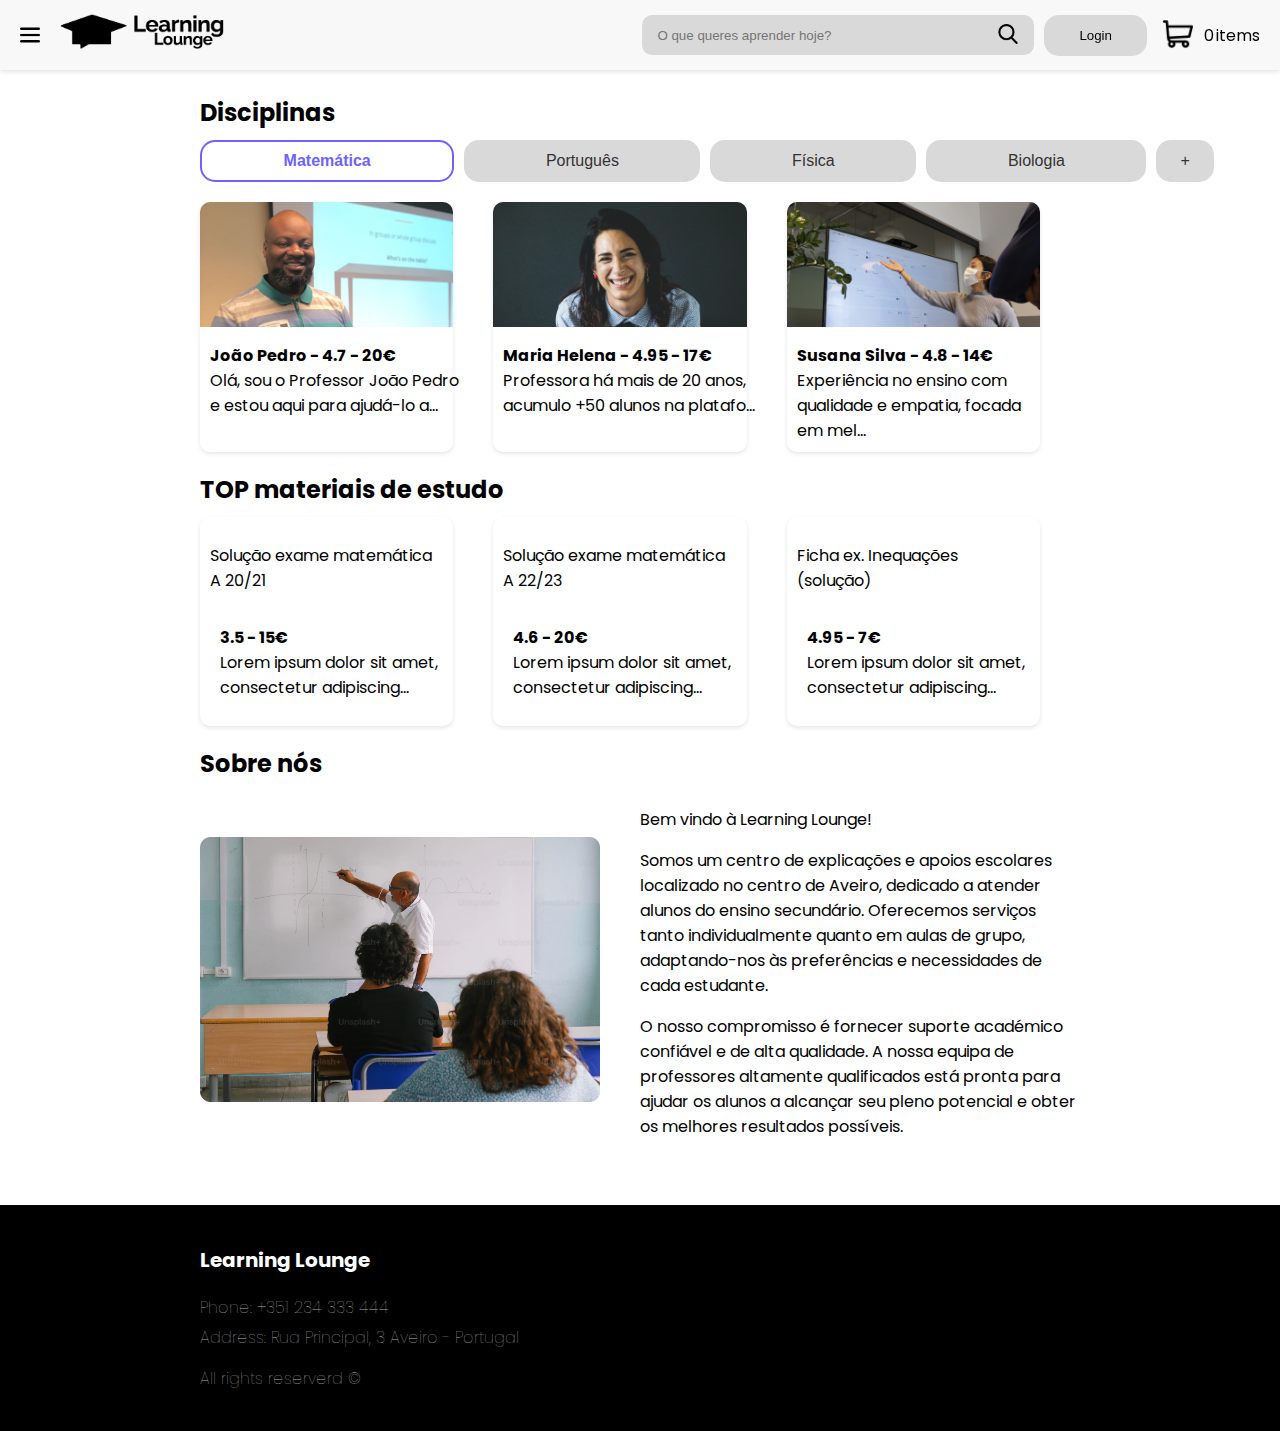
<file: index.html>
<!DOCTYPE html>
<html>
<head>
  <link rel="stylesheet" type="text/css" href="css/style.css">
</head>
<body>
  <nav class="navbar">
    <div class="navbar-toggle" onclick="searchNoIndex('page/explicador.html')"></div>
    <a class="navbar-brand" href="index.html"><img src="images/icons/logo.png" alt=""></a>
    <div class="search-form">
      <input id="searchInput" class="search-bar" type="text" placeholder="O que queres aprender hoje?">
      <button class="search-button" onclick="searchNoIndex('page/searchResults.html')"><img src="./images/icons/search.png" alt=""></button>
    </div>
    <button class="username-button">Login</button>
    <button class="cart-button" onclick="navigateToNewScreen('page/cart.html')" style="background-color: #f8f8f8;"><img src="./images/icons/shopping-cart.png" alt=""></button>
    <p id="nItems" style="margin-left: 5px;">0</p>
    <p style="margin-left: 2px;">items</p>
  </nav>

  <div class="content">
    <h2 class="section-title">Disciplinas</h2>
    <div class="segmented-control">
      <button class="segmented-control-item selected" onclick="toggleSelected(this)">Matemática</button>
      <button class="segmented-control-item" onclick="toggleSelected(this)">Português</button>
      <button class="segmented-control-item" onclick="toggleSelected(this)">Física</button>
      <button class="segmented-control-item" onclick="toggleSelected(this)">Biologia</button>
      <button class="segmented-control-item" id="item-plus"onclick="toggleSelected(this)">+</button>
    </div>

    <div class="item-list" id="professoreList">
        
      </div>

      <div class="item-section">
        <h2 class="section-title">TOP materiais de estudo</h2>
        <div class="item-list" id="materiaisList">
          <div class="item2">
            <p class="item-title">Exame 20/21 resolvido</p>
            <p class="item-content">Item Text Item Text Item Text Item Text Item Text Item</p>
          </div>
          <div class="item2">
            <p class="item-title">Exame 20/21 resolvido</p>
            <p class="item-content">Item Text Item Text Item Text Item Text Item Text Item</p>
          </div>
          <div class="item2">
            <p class="item-title">Exame 20/21 resolvido</p>
            <p class="item-content">Item Text Item Text Item Text Item Text Item Text Item</p>
          </div>
        </div>
      </div>

      <div class="section">
        <h2 class="section-title">Sobre nós</h2>
        <div class="about-us">
          <div class="about-us-image">
            <img src="images/teacher.png" alt="About Us Image">
          </div>
          <div class="about-us-text">
            <p>Bem vindo à Learning Lounge!</p>
            <p>Somos um centro de explicações e apoios escolares localizado no centro de Aveiro, dedicado a atender alunos do ensino secundário. Oferecemos serviços tanto individualmente quanto em aulas de grupo, adaptando-nos às preferências e necessidades de cada estudante.</p>
            <p>O nosso compromisso é fornecer suporte académico confiável e de alta qualidade. A nossa equipa de professores altamente qualificados está pronta para ajudar os alunos a alcançar seu pleno potencial e obter os melhores resultados possíveis.</p>  
          </div>
        </div>
      </div>
  </div>

  <footer>
    <div class="footer-content">
      <div class="footer-section">
        <h3 class="company-name">Learning Lounge</h3>
      </div>
      <div class="footer-section">
        <p class="phone-number">Phone: +351 234 333 444</p>
        <p class="address">Address: Rua Principal, 3 Aveiro - Portugal</p>
        <p>All rights reserverd ©</p>
      </div>
    </div>
  </footer>
  <!-- Your page content goes here -->

    <script src="js/data.js"></script>
    <script src="js/script.js"></script>
    <script src="js/index.js"></script>
</body>
</html>
</file>
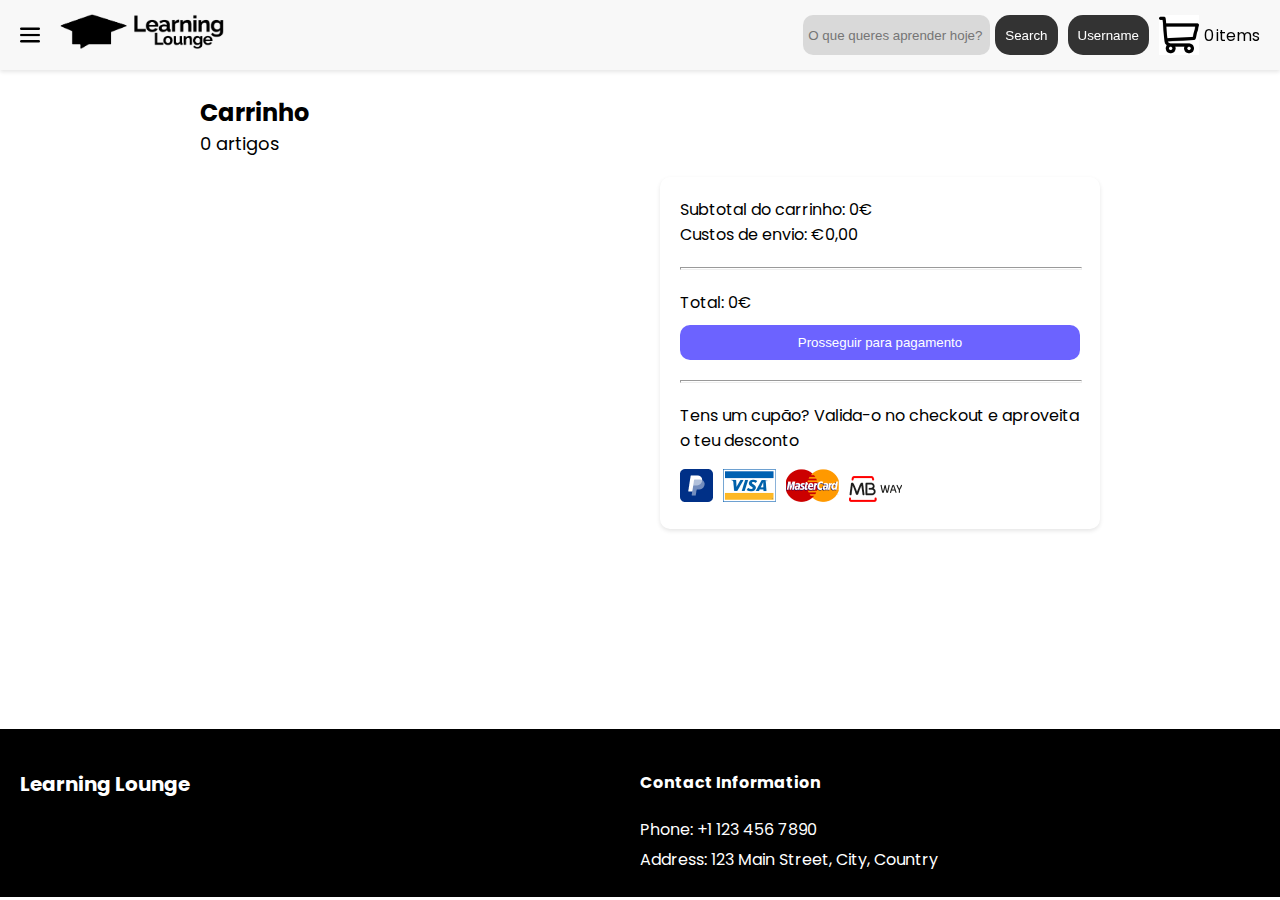
<file: cart.html>
<!DOCTYPE html>
<html>
<head>
  <link rel="stylesheet" type="text/css" href="style.css">
</head>
<body>
  <nav class="navbar">
    <div class="navbar-toggle"></div>
    <a class="navbar-brand" href="index.html"><img src="./icons/logo.png" alt=""></a>
    <div class="search-form">
      <input id="searchInput" class="search-bar" type="text" placeholder="O que queres aprender hoje?" oninput="search()">
      <button class="search-button" onclick="navigateToNewScreen('searchResults.html')">Search</button>
    </div>
    <button class="username-button">Username</button>
    <button class="cart-button" onclick="navigateToNewScreen('cart.html')" style="background-color: white;"></button>
    <p id="nItems" style="margin-left: 5px;">0</p>
    <p style="margin-left: 2px;">items</p>
  </nav>

  <div class="content">
    <h2 class="section-title" style="margin: 0;">Carrinho</h2>
    <h2 class="section-subTitle" style="margin: 0;" id="nArtigos">2 artigos</h2>

    <div class="section">
        <div class="about-us">
          <div class="about-us-image">
            <div class="item-list-material" id="itemList">
                
            </div>
          </div>
            <div class="about-us-text">
                <div class="info-section">
                    <p style="margin: 0;" id="subtotal">Subtotal carrinho: €35,00</p>
                    <p style="margin: 0;">Custos de envio: €0,00</p>
                    <hr style="color: black; height: 1px; width: 100%; margin: 20px auto;">
                    <p style="margin: 0;" id="total">Total: €35,00</p>
                    <button class="custom-button">Prosseguir para pagamento</button>
                    <hr style="color: black; height: 1px; width: 100%; margin: 20px auto;">
                    <p>Tens um cupão? Valida-o no checkout e aproveita o teu desconto</p>
                    <img src="icons/payments.png">
                </div>
            </div>
        </div>
      </div>
  </div>

  <footer>
    <div class="footer-content">
      <div class="footer-section">
        <h3 class="company-name">Learning Lounge</h3>
      </div>
      <div class="footer-section">
        <h4>Contact Information</h4>
        <p class="phone-number">Phone: +1 123 456 7890</p>
        <p class="address">Address: 123 Main Street, City, Country</p>
      </div>
    </div>
  </footer>
  <!-- Your page content goes here -->

    <script src="script.js"></script>
    <script src="payment.js"></script>
</body>
</html>
</file>
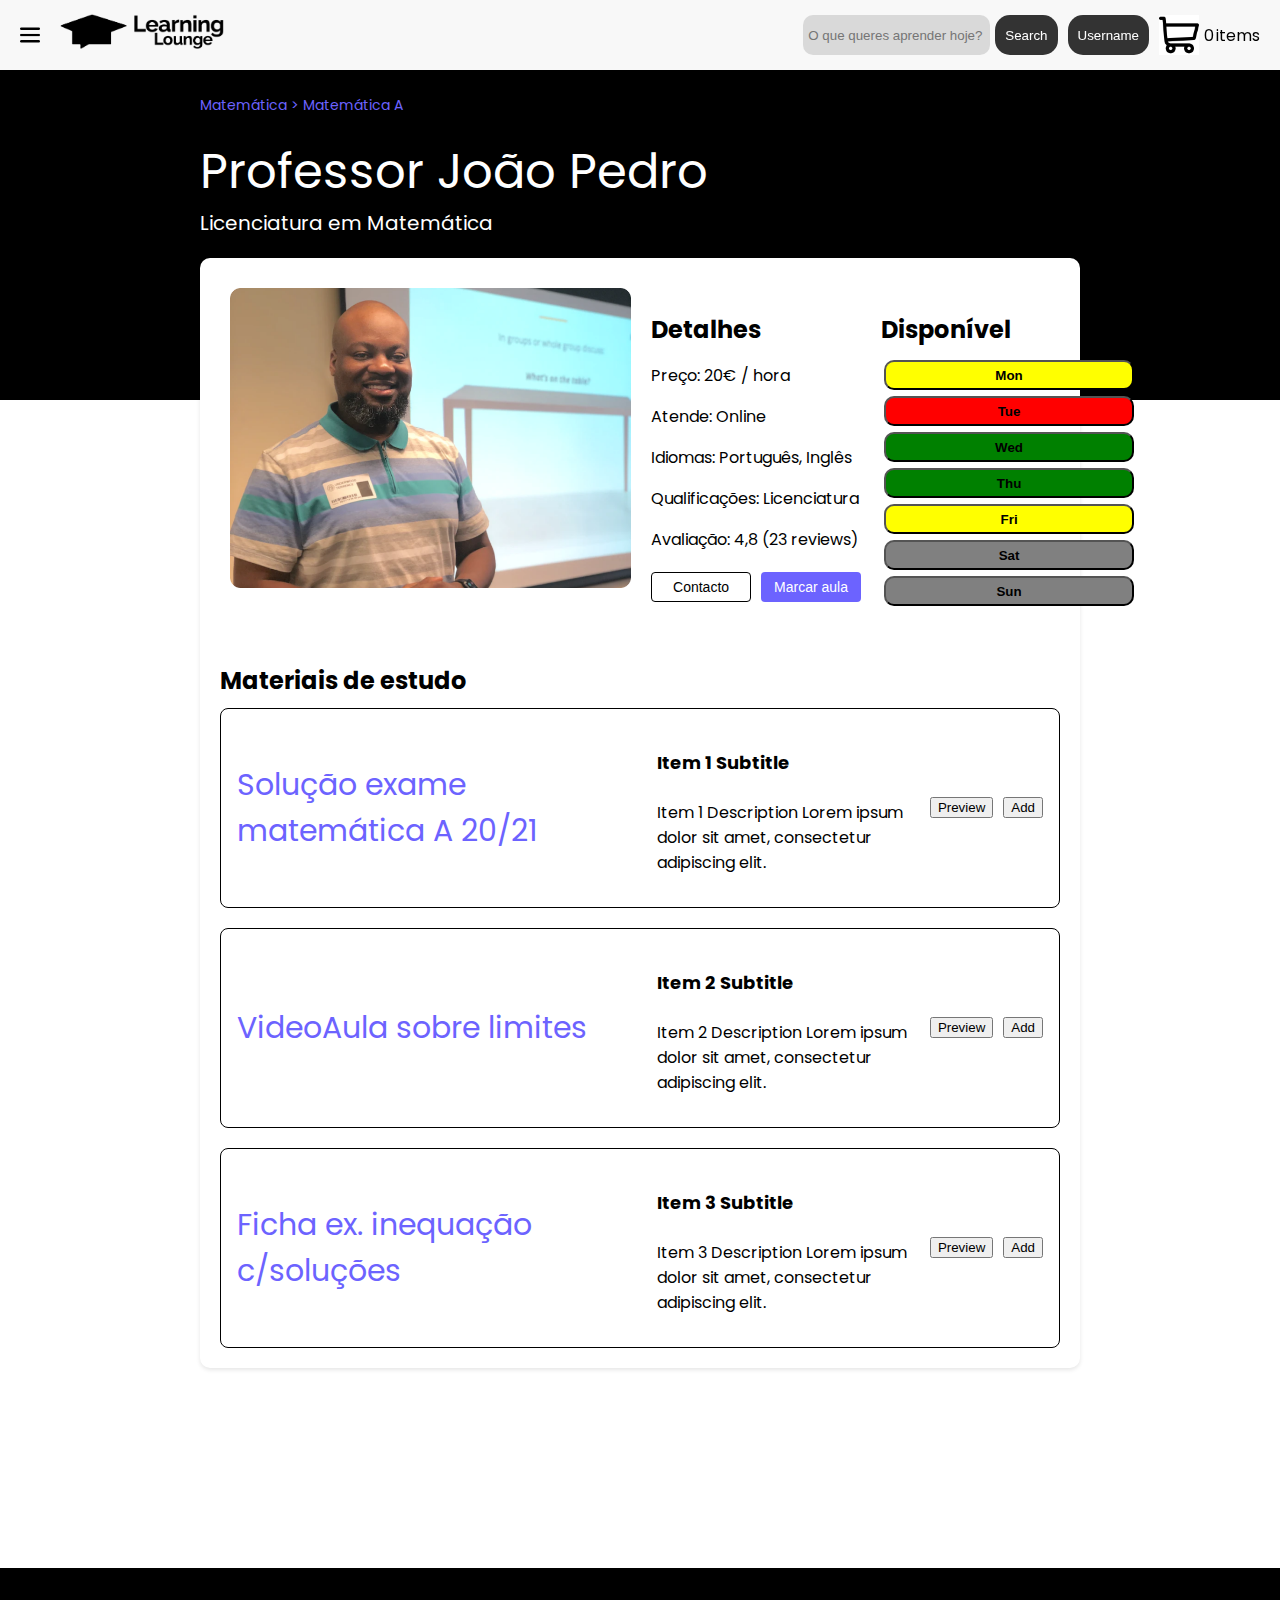
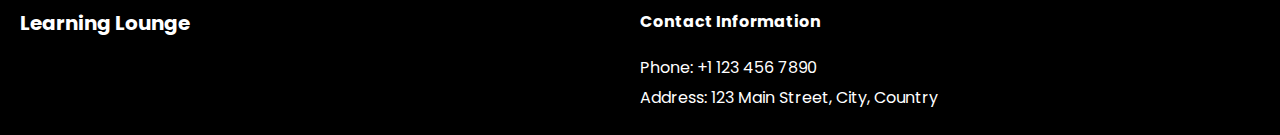
<file: professor.html>
<!DOCTYPE html>
<html>
<head>
  <link rel="stylesheet" type="text/css" href="style.css">
  <style>
    body::before {
      content: "";
      position: absolute;
      top: 0;
      left: 0;
      width: 100%;
      height: 400px; /* Set the desired height */
      background-color: black;
      z-index: -1;
    }
  </style>
</head>
<body>
  <nav class="navbar">
    <div class="navbar-toggle"></div>
    <a class="navbar-brand" href="index.html"><img src="./icons/logo.png" alt=""></a>
    <div class="search-form">
      <input id="searchInput" class="search-bar" type="text" placeholder="O que queres aprender hoje?" oninput="search()">
      <button class="search-button" onclick="navigateToNewScreen('searchResults.html')">Search</button>
    </div>
    <button class="username-button">Username</button>
    <button class="cart-button" onclick="navigateToNewScreen('cart.html')" style="background-color: white;"></button>
    <p id="nItems" style="margin-left: 5px;">0</p>
    <p style="margin-left: 2px;">items</p>
  </nav>

  <div class="content">
    <div class="hierarchy">Matemática  >  Matemática A</div>
    <div class="title" style="color: white;">Professor João Pedro</div>
    <div class="subtitle" style="color: white">Licenciatura em Matemática</div>
    <div class="info-section">
        <div class="horizontal-divider">
            <div class="info-part image-part">
                <img src="joaopedro.png" alt="Profile Image">
            </div>
            <div class="info-part">
                <div class="details-section">
                    <h3 class="section-title">Detalhes</h3>
                    <div class="details-text">
                        <p>Preço: 20€ / hora</p>
                        <p>Atende: Online</p>
                        <p>Idiomas: Português, Inglês</p>
                        <p>Qualificações: Licenciatura </p>
                        <p>Avaliação: 4,8 (23 reviews)</p>
                    </div>
                    <div class="details-buttons">
                        <button class="button">Contacto</button>
                        <button class="button">Marcar aula</button>
                    </div>
                </div>
            </div>
              
            <div class="info-part">
                <div class="availability">
                    <h3 class="section-title">Disponível</h3>
                    <div class="availability-buttons">
                        <button class="availability-button yellow">Mon</button>
                        <button class="availability-button red">Tue</button>
                        <button class="availability-button green">Wed</button>
                        <button class="availability-button green">Thu</button>
                        <button class="availability-button yellow">Fri</button>
                        <button class="availability-button gray">Sat</button>
                        <button class="availability-button gray">Sun</button>
                    </div>
                </div>
            </div>
        </div>  

        <h3 class="section-title">Materiais de estudo</h3>
        <div class="item-list-material">
            <div class="item-material">
              <div class="item-title-material">Solução exame matemática A 20/21</div>
              <div class="item-details-material">
                <h4 class="item-subtitle-material">Item 1 Subtitle</h4>
                <p class="item-text-material">Item 1 Description Lorem ipsum dolor sit amet, consectetur adipiscing elit.</p>
              </div>
              <div class="item-buttons-material">
                <button class="button-preview">Preview</button>
                <button class="button-material" onclick="addToCart('item1')">Add</button>
              </div>
            </div>
            <div class="item-material">
              <div class="item-title-material">VideoAula sobre limites</div>
              <div class="item-details-material">
                <h4 class="item-subtitle-material">Item 2 Subtitle</h4>
                <p class="item-text-material">Item 2 Description Lorem ipsum dolor sit amet, consectetur adipiscing elit.</p>
              </div>
              <div class="item-buttons-material">
                <button class="button-preview">Preview</button>
                <button class="button-material" onclick="addToCart('item2')">Add</button>
              </div>
            </div>
            <div class="item-material">
              <div class="item-title-material">Ficha ex. inequação c/soluções</div>
              <div class="item-details-material">
                <h4 class="item-subtitle-material">Item 3 Subtitle</h4>
                <p class="item-text-material">Item 3 Description Lorem ipsum dolor sit amet, consectetur adipiscing elit.</p>
              </div>
              <div class="item-buttons-material">
                <button class="button-preview">Preview</button>
                <button class="button-material" onclick="addToCart('item3')">Add</button>
              </div>
            </div>
          </div>
          
          
    </div>
  </div>

  <footer>
    <div class="footer-content">
      <div class="footer-section">
        <h3 class="company-name">Learning Lounge</h3>
      </div>
      <div class="footer-section">
        <h4>Contact Information</h4>
        <p class="phone-number">Phone: +1 123 456 7890</p>
        <p class="address">Address: 123 Main Street, City, Country</p>
      </div>
    </div>
  </footer>
  <!-- Your page content goes here -->

    <script src="script.js"></script>
</body>
</html>
</file>
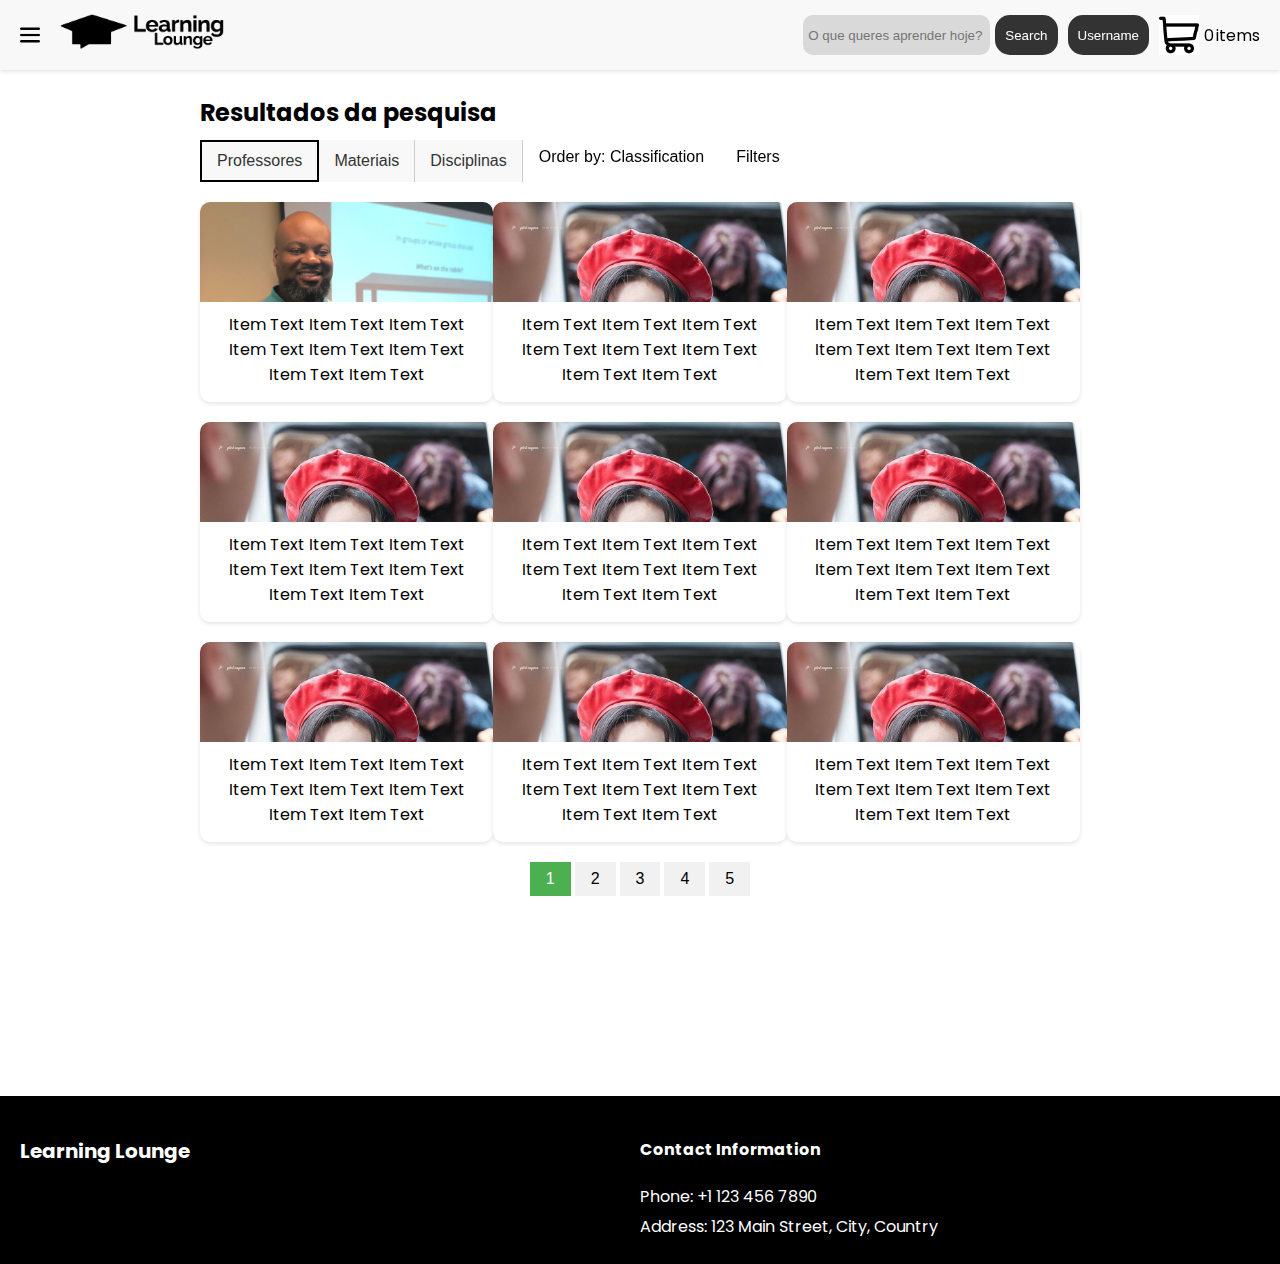
<file: searchResults.html>
<!DOCTYPE html>
<html>
<head>
  <link rel="stylesheet" type="text/css" href="style.css">
</head>
<body>
  <nav class="navbar">
    <div class="navbar-toggle"></div>
    <a class="navbar-brand" href="index.html"><img src="./icons/logo.png" alt=""></a>
    <div class="search-form">
      <input id="searchInput" class="search-bar" type="text" placeholder="O que queres aprender hoje?" oninput="search()">
      <button class="search-button" onclick="navigateToNewScreen('searchResults.html')">Search</button>
    </div>
    <button class="username-button">Username</button>
    <button class="cart-button" onclick="navigateToNewScreen('cart.html')" style="background-color: white;"></button>
    <p id="nItems" style="margin-left: 5px;">0</p>
    <p style="margin-left: 2px;">items</p>
  </nav>

  <div class="content">
    <h2 class="section-title">Resultados da pesquisa</h2>
    <div class="segmented-control">
      <button class="segmented-control-item selected" onclick="toggleSelected(this)">Professores</button>
      <button class="segmented-control-item" onclick="toggleSelected(this)">Materiais</button>
      <button class="segmented-control-item" onclick="toggleSelected(this)">Disciplinas</button>

      <div class="dropdown">
        <button class="dropdown-button">Order by: Classification</button>
        <div class="dropdown-content">
            <a href="#">Item 1</a>
            <a href="#">Item 2</a>
            <a href="#">Item 3</a>
        </div>
      </div>
      <div class="dropdown">
        <button class="dropdown-button">Filters</button>
        <div class="dropdown-content">
            <a href="#">Item 1</a>
            <a href="#">Item 2</a>
            <a href="#">Item 3</a>
        </div>
      </div>
    </div>

    <div id="results">
        <div class="item-list" onclick="goToProfessor()">
            <div class="item">
            <img src="joaopedro.png" alt="Image 1" class="item-image">
            <p class="item-text">Item Text Item Text Item Text Item Text Item Text Item Text Item Text Item Text </p>
            </div>
            <div class="item">
            <img src="nayeon.jpg" alt="Image 2" class="item-image">
            <p class="item-text">Item Text Item Text Item Text Item Text Item Text Item Text Item Text Item Text </p>
            </div>
            <div class="item">
            <img src="nayeon.jpg" alt="Image 3" class="item-image">
            <p class="item-text">Item Text Item Text Item Text Item Text Item Text Item Text Item Text Item Text </p>
            </div>
        </div>
        <div class="item-list" style="margin-top: 20px;">
            <div class="item">
            <img src="nayeon.jpg" alt="Image 1" class="item-image">
            <p class="item-text">Item Text Item Text Item Text Item Text Item Text Item Text Item Text Item Text </p>
            </div>
            <div class="item">
            <img src="nayeon.jpg" alt="Image 2" class="item-image">
            <p class="item-text">Item Text Item Text Item Text Item Text Item Text Item Text Item Text Item Text </p>
            </div>
            <div class="item">
            <img src="nayeon.jpg" alt="Image 3" class="item-image">
            <p class="item-text">Item Text Item Text Item Text Item Text Item Text Item Text Item Text Item Text </p>
            </div>
        </div>
        <div class="item-list" style="margin-top: 20px;">
            <div class="item">
            <img src="nayeon.jpg" alt="Image 1" class="item-image">
            <p class="item-text">Item Text Item Text Item Text Item Text Item Text Item Text Item Text Item Text </p>
            </div>
            <div class="item">
            <img src="nayeon.jpg" alt="Image 2" class="item-image">
            <p class="item-text">Item Text Item Text Item Text Item Text Item Text Item Text Item Text Item Text </p>
            </div>
            <div class="item">
            <img src="nayeon.jpg" alt="Image 3" class="item-image">
            <p class="item-text">Item Text Item Text Item Text Item Text Item Text Item Text Item Text Item Text </p>
            </div>
        </div>
        </div>
        <div class="pagination">
            <button class="pagination-button active">1</button>
            <button class="pagination-button">2</button>
            <button class="pagination-button">3</button>
            <button class="pagination-button">4</button>
            <button class="pagination-button">5</button>
          </div>
    </div>

      
  <footer>
    <div class="footer-content">
      <div class="footer-section">
        <h3 class="company-name">Learning Lounge</h3>
      </div>
      <div class="footer-section">
        <h4>Contact Information</h4>
        <p class="phone-number">Phone: +1 123 456 7890</p>
        <p class="address">Address: 123 Main Street, City, Country</p>
      </div>
    </div>
  </footer>
  <!-- Your page content goes here -->

    <script src="script.js"></script>
</body>
</html>
</file>
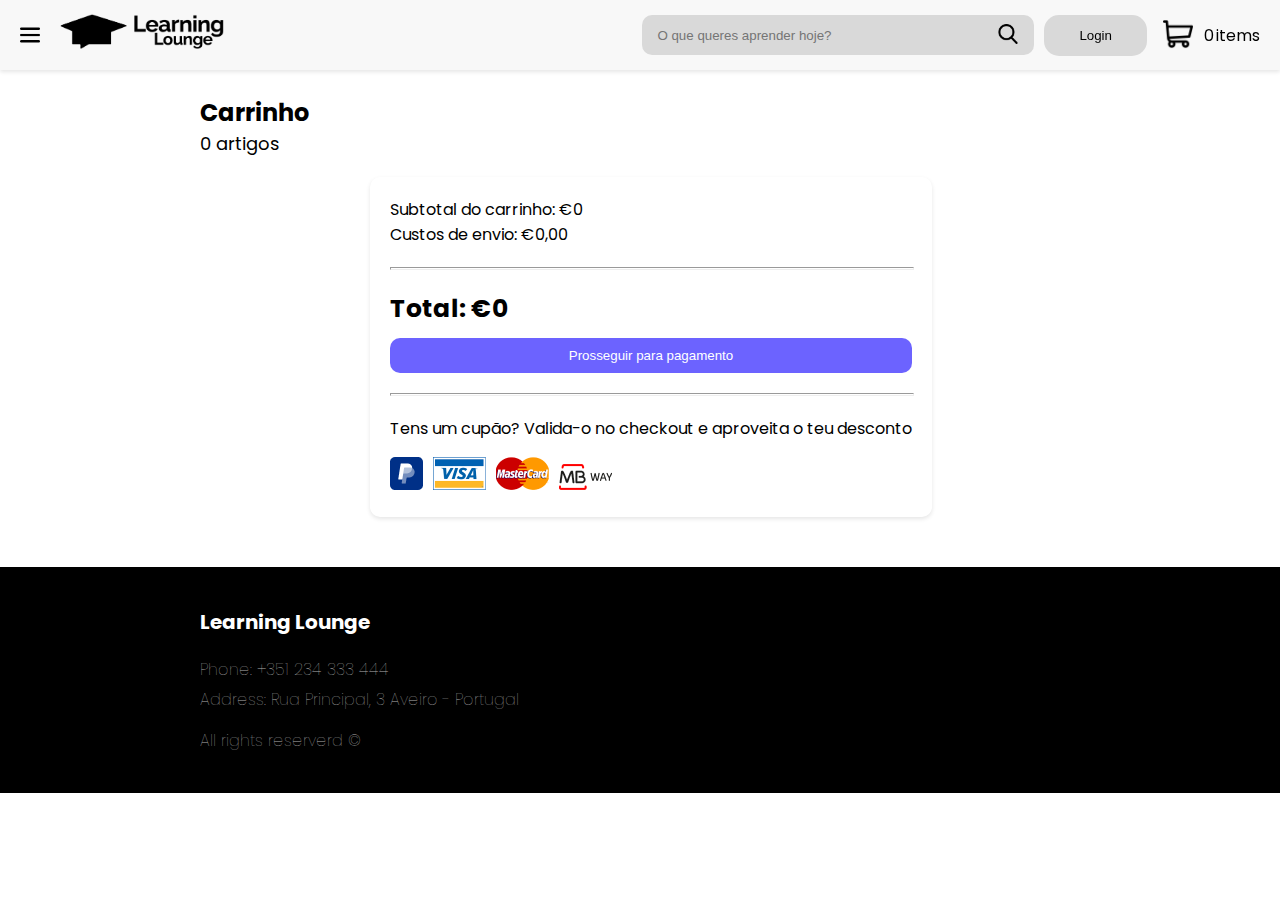
<file: page/cart.html>
<!DOCTYPE html>
<html>
<head>
  <link rel="stylesheet" type="text/css" href="../css/style.css">
  <link rel="stylesheet" href="../css/cart.css">
  <style>
    /* CSS styles for the popup form */
    .popup-overlay {
      position: fixed;
      top: 0;
      left: 0;
      width: 100%;
      height: 100%;
      background-color: rgba(0, 0, 0, 0.5);
      display: flex;
      justify-content: center;
      align-items: center;
      z-index: 9999;
      display: none;
    }
  
    .popup-container {
      background-color: #fff;
      padding: 20px;
      border-radius: 8px;
      box-shadow: 0 2px 8px rgba(0, 0, 0, 0.3);
      max-width: 400px;
      width: 90%;
    }
  
    .dropdown {
    display: flex;
    align-items: center;
  }

  .dropdown-btn {
    font-size: 18px;
    padding: 6px 12px;
    border: none;
    background-color: #f5f5f5;
    color: #000;
    cursor: pointer;
    border-radius: 4px;
  }

  .dropdown-content {
    display: none;
    position: absolute;
    background-color: #f9f9f9;
    min-width: 160px;
    box-shadow: 0px 8px 16px 0px rgba(0,0,0,0.2);
    z-index: 1;
  }

  .dropdown-content a {
    color: #000;
    padding: 12px 16px;
    text-decoration: none;
    display: block;
  }

  .dropdown-button:hover .dropdown-content {
    display: block;
  }

  .dropdown:hover .dropdown-btn {
    background-color: #ddd;
  }

  input[type="tel"] {
    padding: 6px 12px;
    border-radius: 4px;
    border: 1px solid #ccc;
    font-size: 16px;
    margin-top: 10px;
    width: 100%;
    box-sizing: border-box;
  }

  input{
    outline: unset;
    padding: 17px;
    width: 160px;
    border: 1px solid black;
    border-radius: 20px;
  }

  .confirm-btn {
    margin-top: 10px;
    padding: 8px 16px;
    width: 100%;
    background-color: #6C63FF;
    color: #fff;
    border: none;
    border-radius: 4px;
    cursor: pointer;
    font-size: 16px;
  }
</style>
  
</head>
<body>
  <nav class="navbar">
    <div class="navbar-toggle" onclick="searchNoIndex('../page/explicador.html')"></div>
    <a class="navbar-brand" href="../index.html"><img src="../images/icons/logo.png" alt=""></a>
    <div class="search-form">
      <input id="searchInput" class="search-bar" type="text" placeholder="O que queres aprender hoje?">
      <button class="search-button" onclick="searchNoIndex('../page/searchResults.html')"><img src="../images/icons/search.png" alt=""></button>
    </div>
    <button class="username-button">Login</button>
    <button class="cart-button" onclick="navigateToNewScreen('../page/cart.html')" style="background-color: #f8f8f8;"><img src="../images/icons/shopping-cart.png" alt=""></button>
    <p id="nItems" style="margin-left: 5px;">0</p>
    <p style="margin-left: 2px;">items</p>
  </nav>

  <div class="content">

    <div class="popup-overlay">
      <div class="popup-container">
        <h2 style="font-size: 30px; margin-bottom: 20px;" id="popupTotal">Total: €35,00</h2>
        <h3 style="font-weight: normal; font-size:20px;">Método de pagamento</h3>
        <form id="popup-form" style="padding-top: 0px;">
          <!-- Form fields -->
          <div class="dropdown">
            <img src="../images/icons/mbway.png" alt="Dropdown Image" width="50" height="25" style="margin-right: 10px;">
            <button class="dropdown-btn">&#9660;</button>
            <div class="dropdown-content">
              <!-- Dropdown options -->
              <a href="#">Option 1</a>
              <a href="#">Option 2</a>
              <a href="#">Option 3</a>
            </div>
          </div>
          <input type="tel" name="phone" placeholder="Phone number" required>
          <button type="submit" class="confirm-btn">Confirmar</button>
        </form>
      </div>
    </div>
    
      

    <h2 class="section-title" style="margin: 0;">Carrinho</h2>
    <h2 class="section-subTitle" style="margin: 0;" id="nArtigos">2 artigos</h2>

    <div class="section">
        <div class="payment-section">
          <div class="payment-collumn">
            <div class="item-list-material" id="itemList">
                
            </div>
          </div>
            <div class="about-us-text">
                <div class="info-section">
                    <p style="margin: 0;" id="subtotal">Subtotal carrinho: €35,00</p>
                    <p style="margin: 0;">Custos de envio: €0,00</p>
                    <hr style="color: black; height: 1px; width: 100%; margin: 20px auto;">
                    <p style="margin: 0; font-weight: 700; font-size: 25px;" id="total">Total: €35,00</p>
                    <button class="custom-button" onclick="openPopup()">Prosseguir para pagamento</button>
                    <hr style="color: black; height: 1px; width: 100%; margin: 20px auto;">
                    <p>Tens um cupão? Valida-o no checkout e aproveita o teu desconto</p>
                    <img src="../images/icons/payments.png">
                </div>
            </div>
        </div>
      </div>
      </div>

      <footer>
        <div class="footer-content">
          <div class="footer-section">
            <h3 class="company-name">Learning Lounge</h3>
          </div>
          <div class="footer-section">
            <p class="phone-number">Phone: +351 234 333 444</p>
            <p class="address">Address: Rua Principal, 3 Aveiro - Portugal</p>
            <p>All rights reserverd ©</p>
          </div>
        </div>
      </footer>

    <script src="../js/data.js"></script>
    <script src="../js/script.js"></script>
    <script src="../js/payment.js"></script>
    <script src="../js/cart.js"></script>
</body>
</html>
</file>
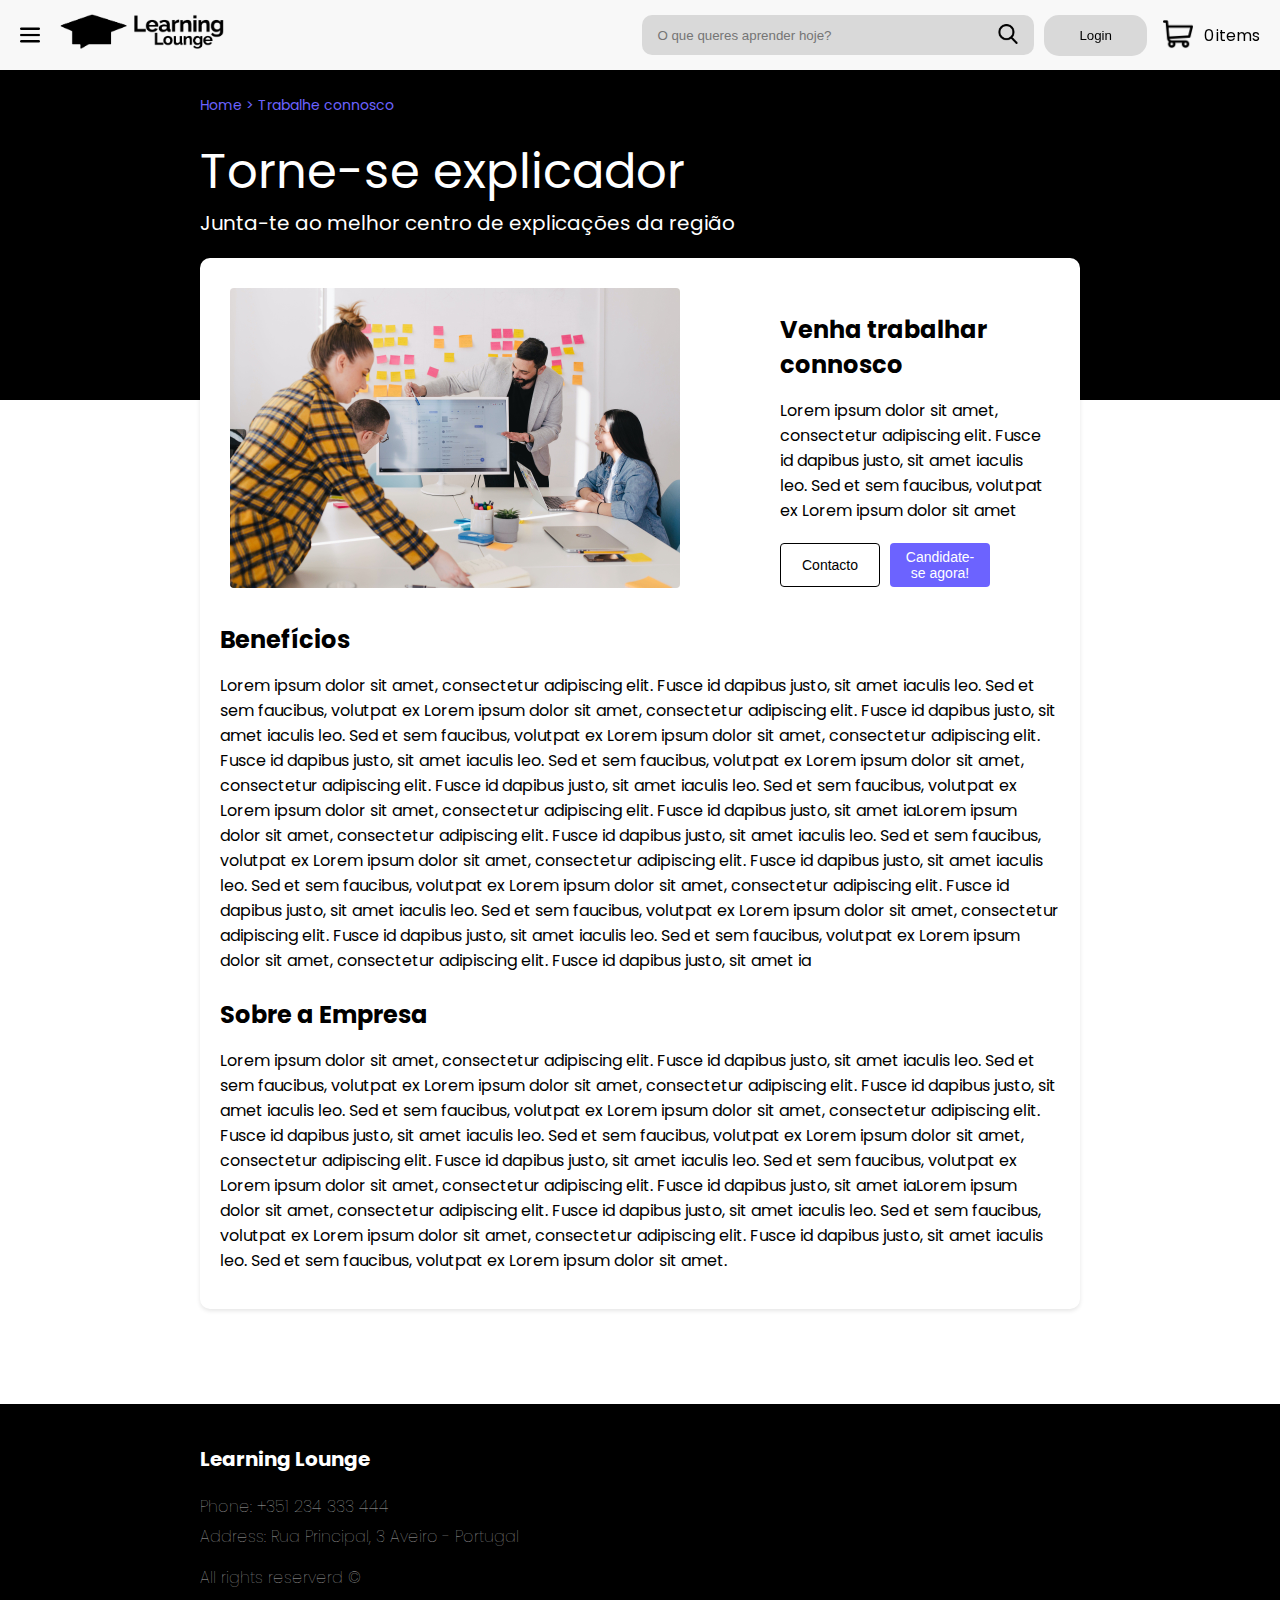
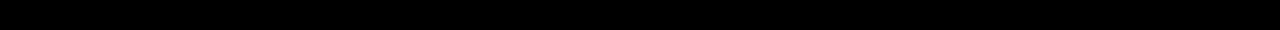
<file: page/explicador.html>
<!DOCTYPE html>
<html>
<head>
  <link rel="stylesheet" type="text/css" href="../css/style.css">
  <style>
    .popup-overlay {
      position: fixed;
      top: 0;
      left: 0;
      width: 100%;
      height: 100%;
      background-color: rgba(0, 0, 0, 0.5);
      display: flex;
      justify-content: center;
      align-items: center;
      z-index: 9999;
      display: none;
    }
  
    .popup-container {
      background-color: #fff;
      padding: 20px;
      border-radius: 8px;
      box-shadow: 0 2px 8px rgba(0, 0, 0, 0.3);
      max-width: 400px;
      width: 90%;
    }

    .confirm-btn {
    margin-top: 10px;
    padding: 8px 16px;
    width: 100%;
    background-color: #6C63FF;
    color: #fff;
    border: none;
    border-radius: 4px;
    cursor: pointer;
    font-size: 16px;
    }

    input{
      outline: unset;
      padding: 10px;
      width: 160px;
      border: 1px solid black;
      border-radius: 20px;
    }

    select{
      outline: unset;
      padding: 10px;
      width: 180px;
      border: 1px solid black;
      border-radius: 20px;
    }

    body::before {
      content: "";
      position: absolute;
      top: 0;
      left: 0;
      width: 100%;
      height: 400px; /* Set the desired height */
      background-color: black;
      z-index: -1;
    }
  </style>
</head>
<body>
  <nav class="navbar">
    <div class="navbar-toggle" onclick="searchNoIndex('../page/explicador.html')"></div>
    <a class="navbar-brand" href="../index.html"><img src="../images/icons/logo.png" alt=""></a>
    <div class="search-form">
      <input id="searchInput" class="search-bar" type="text" placeholder="O que queres aprender hoje?">
      <button class="search-button" onclick="searchNoIndex('../page/searchResults.html')"><img src="../images/icons/search.png" alt=""></button>
    </div>
    <button class="username-button">Login</button>
    <button class="cart-button" onclick="navigateToNewScreen('../page/cart.html')" style="background-color: #f8f8f8;"><img src="../images/icons/shopping-cart.png" alt=""></button>
    <p id="nItems" style="margin-left: 5px;">0</p>
    <p style="margin-left: 2px;">items</p>
  </nav>
  <div class="content">
    <div class="hierarchy">Home  >  Trabalhe connosco</div>
    <div class="title" style="color: white;">Torne-se explicador</div>
    <div class="subtitle" style="color: white">Junta-te ao melhor centro de explicações da região</div>
    <div class="info-section">
        <div class="horizontal-divider">
            <div class="info-part image-part">
                <img src="../images/team.jpg" alt="Profile Image">
            </div>
            <div class="info-part">
                <div class="details-section">
                    <h3 class="section-title">Venha trabalhar connosco</h3>
                    <div class="details-text">
                        <p>Lorem ipsum dolor sit amet, consectetur adipiscing elit. Fusce id dapibus justo, sit amet iaculis leo. Sed et sem faucibus, volutpat ex Lorem ipsum dolor sit amet </p>
                    </div>
                    <div class="details-buttons">
                        <button class="button">Contacto</button>
                        <button class="button" onclick="openPopup()">Candidate-se agora!</button>
                    </div>
                </div>
            </div>
        </div>      

        <h3 class="section-title">Benefícios</h3> 
        <p>Lorem ipsum dolor sit amet, consectetur adipiscing elit. Fusce id dapibus justo, sit amet iaculis leo. Sed et sem faucibus, volutpat ex Lorem ipsum dolor sit amet, consectetur adipiscing elit. Fusce id dapibus justo, sit amet iaculis leo. Sed et sem faucibus, volutpat ex Lorem ipsum dolor sit amet, consectetur adipiscing elit. Fusce id dapibus justo, sit amet iaculis leo. Sed et sem faucibus, volutpat ex Lorem ipsum dolor sit amet, consectetur adipiscing elit. Fusce id dapibus justo, sit amet iaculis leo. Sed et sem faucibus, volutpat ex Lorem ipsum dolor sit amet, consectetur adipiscing elit. Fusce id dapibus justo, sit amet iaLorem ipsum dolor sit amet, consectetur adipiscing elit. Fusce id dapibus justo, sit amet iaculis leo. Sed et sem faucibus, volutpat ex Lorem ipsum dolor sit amet, consectetur adipiscing elit. Fusce id dapibus justo, sit amet iaculis leo. Sed et sem faucibus, volutpat ex Lorem ipsum dolor sit amet, consectetur adipiscing elit. Fusce id dapibus justo, sit amet iaculis leo. Sed et sem faucibus, volutpat ex Lorem ipsum dolor sit amet, consectetur adipiscing elit. Fusce id dapibus justo, sit amet iaculis leo. Sed et sem faucibus, volutpat ex Lorem ipsum dolor sit amet, consectetur adipiscing elit. Fusce id dapibus justo, sit amet ia</p>
        <h3 class="section-title">Sobre a Empresa</h3>
        <p>Lorem ipsum dolor sit amet, consectetur adipiscing elit. Fusce id dapibus justo, sit amet iaculis leo. Sed et sem faucibus, volutpat ex Lorem ipsum dolor sit amet, consectetur adipiscing elit. Fusce id dapibus justo, sit amet iaculis leo. Sed et sem faucibus, volutpat ex Lorem ipsum dolor sit amet, consectetur adipiscing elit. Fusce id dapibus justo, sit amet iaculis leo. Sed et sem faucibus, volutpat ex Lorem ipsum dolor sit amet, consectetur adipiscing elit. Fusce id dapibus justo, sit amet iaculis leo. Sed et sem faucibus, volutpat ex Lorem ipsum dolor sit amet, consectetur adipiscing elit. Fusce id dapibus justo, sit amet iaLorem ipsum dolor sit amet, consectetur adipiscing elit. Fusce id dapibus justo, sit amet iaculis leo. Sed et sem faucibus, volutpat ex Lorem ipsum dolor sit amet, consectetur adipiscing elit. Fusce id dapibus justo, sit amet iaculis leo. Sed et sem faucibus, volutpat ex Lorem ipsum dolor sit amet.</p>
    </div>
  </div>

  <div class="content">
    <div class="popup-overlay">
      <div class="popup-container">
        <h2 style="font-size: 30px; margin-bottom: 20px;">Torne-se explicador</h2>
        <form id="popup-form" style="padding-top: 0px;">
          <!-- Form fields -->
          <input type="tel" name="phone" placeholder="Nome Completo" required>
          <input type="tel" name="phone" placeholder="Data de nascimento" required>
          <input type="tel" name="phone" placeholder="Telefone" required>
          <input type="tel" name="phone" placeholder="Endereço" required>
          <input type="tel" name="phone" placeholder="Cod. Postal" required>
          <input type="tel" name="phone" placeholder="Email" required>
          <input type="tel" name="phone" placeholder="Habilitações académicas" required>
          <select name="Matérias" id="Matérias">
            <option value="">Matérias que ensina</option>
            <option value="Matemática">Matemática</option>
            <option value="Fisica">Fisica</option>
            <option value="Quimica">Quimica</option>
            <option value="Português">Português</option>
          </select>
          <select name="Disponibilidade" id="Disponibilidade">
            <option value="">Dias disponíveis</option>
            <option value="Segunda">Segunda-Feira</option>
            <option value="Terça">Terça-Feira</option>
            <option value="Quarta">Quarta-Feira</option>
            <option value="Quinta">Quinta-Feira</option>
            <option value="Sexta">Sexta-Feira</option>
            <option value="Sábado">Sábado</option>
            <option value="Domingo">Domingo</option>
          </select>
          <select name="Modalidade" id="Modalidade">
            <option value="">Modalidade</option>
            <option value="Matemática">Online</option>
            <option value="Fisica">Presencial</option>
          </select>
          <p>Upload CV <img width="13px" src="../images/icons/upload.png"></p>
          <p>Upload carta de apresentação <img width="13px" src="../images/icons/upload.png"></p>
          <p>Upload certificações académicas <img width="13px" src="../images/icons/upload.png"></p>
          <button type="submit" class="confirm-btn">Registar</button>
        </form>
      </div>
    </div>
  </div>
  <footer>
    <div class="footer-content">
      <div class="footer-section">
        <h3 class="company-name">Learning Lounge</h3>
      </div>
      <div class="footer-section">
        <p class="phone-number">Phone: +351 234 333 444</p>
        <p class="address">Address: Rua Principal, 3 Aveiro - Portugal</p>
        <p>All rights reserverd ©</p>
      </div>
    </div>
  </footer>
  <!-- Your page content goes here -->

    <script src="../js/script.js"></script>
    <script src="../js/professor.js"></script>
</body>
</html>
</file>
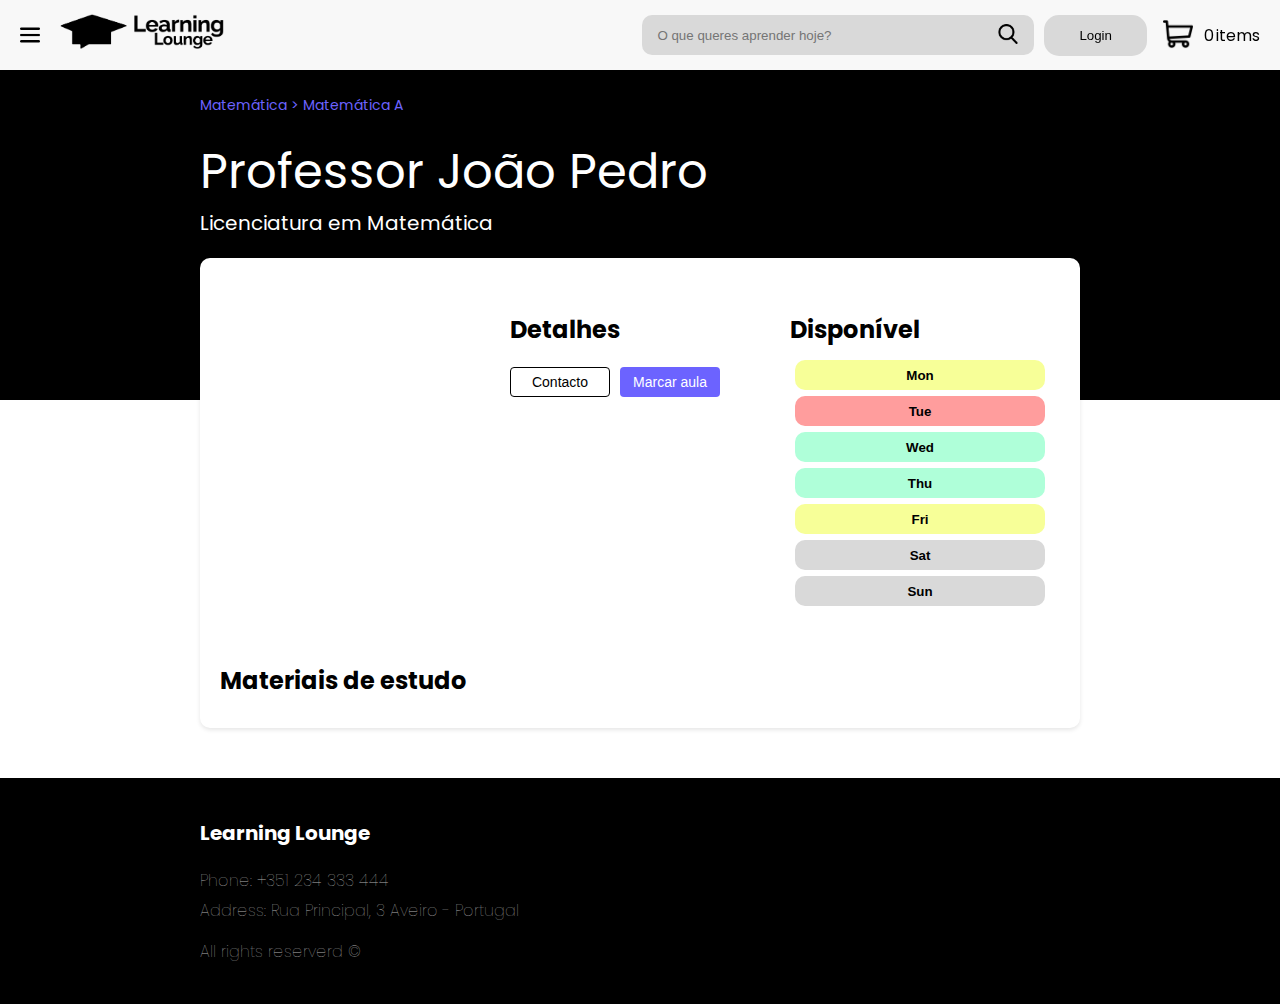
<file: page/professor.html>
<!DOCTYPE html>
<html>
<head>
  <link rel="stylesheet" type="text/css" href="../css/style.css">
  <style>
    body::before {
      content: "";
      position: absolute;
      top: 0;
      left: 0;
      width: 100%;
      height: 400px; /* Set the desired height */
      background-color: black;
      z-index: -1;
    }
    /* CSS styles for the popup form */
    .popup-overlay {
    position: fixed;
    top: 0;
    left: 0;
    width: 100%;
    height: 100%;
    background-color: rgba(0, 0, 0, 0.5);
    display: none;
    justify-content: center;
    align-items: center;
    z-index: 9999;
  }

  .popup-container {
    background-color: #fff;
    padding: 20px;
    border-radius: 8px;
    box-shadow: 0 2px 8px rgba(0, 0, 0, 0.3);
    max-width: 400px;
    width: 90%;
    text-align: center;
  }

  .confirm-btn {
    margin-top: 10px;
    padding: 8px 16px;
    width: 100%;
    background-color: #6C63FF;
    color: #fff;
    border: none;
    border-radius: 4px;
    cursor: pointer;
    font-size: 16px;
  }

  .parent {
    display: flex;
    align-items: flex-start;
  }

  .dropdown {
    position: relative;
    display: inline-block;
  }

  .dropdown-content {
    display: none;
    position: absolute;
    background-color: #f9f9f9;
    min-width: 160px;
    box-shadow: 0px 8px 16px 0px rgba(0, 0, 0, 0.2);
    z-index: 1;
  }

  .dropdown-option {
    padding: 12px 16px;
    cursor: pointer;
  }

  .dropdown-option:hover {
    background-color: #ddd;
  }

  .dropdown-arrow {
    position: absolute;
    top: 50%;
    right: -20px;
    transform: translateY(-50%);
  }
</style>
</head>
<body>
  <nav class="navbar">
    <div class="navbar-toggle" onclick="searchNoIndex('../page/explicador.html')"></div>
    <a class="navbar-brand" href="../index.html"><img src="../images/icons/logo.png" alt=""></a>
    <div class="search-form">
      <input id="searchInput" class="search-bar" type="text" placeholder="O que queres aprender hoje?">
      <button class="search-button" onclick="searchNoIndex('../page/searchResults.html')"><img src="../images/icons/search.png" alt=""></button>
    </div>
    <button class="username-button">Login</button>
    <button class="cart-button" onclick="navigateToNewScreen('../page/cart.html')" style="background-color: #f8f8f8;"><img src="../images/icons/shopping-cart.png" alt=""></button>
    <p id="nItems" style="margin-left: 5px;">0</p>
    <p style="margin-left: 2px;">items</p>
  </nav>

  <div class="content">

    <div class="popup-overlay">
      <div class="popup-container", style="width: 300px;">
        <h2 style="font-size: 30px; margin-bottom: 20px; width: 100%; text-align: left;">Marcar Aula</h2>
        <form id="popup-form" style="padding-top: 0px;">
          <!-- Form fields -->
          <div class="parent" style="margin: 0px;">
            <p style="padding-right: 10px; font-weight: bold; margin: 0px;">Professor: </p>
            <p id="popupProfNome" style="margin: 0px;">João Pedro</p>
          </div>
          <div class="parent" style="margin: 0px;">
            <p style="padding-right: 10px; font-weight: bold; margin: 0px;">Matéria: </p>
            <div class="dropdown">
              <span id="dropdown-text-1">Select an option</span>
              <div class="dropdown-content" id="subjectSelect">
                <div class="dropdown-option" onclick="selectOption('Option 1', 'dropdown-text-1')">Option 1</div>
              </div>
              <span class="dropdown-arrow">&#9660;</span>
            </div>
          </div>
          <div class="parent" style="margin: 0px;">
            <p style="padding-right: 10px; font-weight: bold; margin: 0px;">Duração: </p>
            <div class="dropdown">
              <span id="dropdown-text-2">Select an option</span>
              <div class="dropdown-content"  id="duracaoSelect">

              </div>
              <span class="dropdown-arrow">&#9660;</span>
            </div>
          </div>
          <div class="parent" style="margin: 0px;">
            <p style="padding-right: 10px; font-weight: bold; margin: 0px;">Data/ hora: </p>
            <div class="dropdown">
              <input type="datetime-local" id="datetime" name="datetime">
            </div>
          </div>
          <div class="parent" style="margin: 0px;">
            <p style="padding-right: 10px; font-weight: bold; margin: 0px;">Modalidade: </p>
            <div class="dropdown">
              <span id="dropdown-text-4">Select an option</span>
              <div class="dropdown-content" id="modalidadeSelect">

              </div>
              <span class="dropdown-arrow">&#9660;</span>
            </div>
          </div>
          <button class="confirm-btn" onclick="bookLesson()">Confirmar</button>
        </form>
      </div>
    </div>

    <div class="hierarchy">Matemática  >  Matemática A</div>
    <div class="title" style="color: white;" id="profName">Professor João Pedro</div>
    <div class="subtitle" style="color: white" id="profAcademy">Licenciatura em Matemática</div>
    <div class="info-section">
        <div class="horizontal-divider">
            <div class="info-part image-part" id="profImage">

            </div>
            <div class="info-part">
                <div class="details-section">
                    <h3 class="section-title">Detalhes</h3>
                    <div class="details-text">
                        <p id="profPreco"></p>
                        <p id="profModalidade"></p>
                        <p id="profAcademic"></p>
                        <p id="profRating"></p>
                    </div>
                    <div class="details-buttons">
                        <button class="button">Contacto</button>
                        <button class="button" onclick="openPopup()">Marcar aula</button>
                    </div>
                </div>
            </div>
              
            <div class="info-part">
                <div class="availability">
                    <h3 class="section-title">Disponível</h3>
                    <div class="availability-buttons">
                        <button class="availability-button yellow">Mon</button>
                        <button class="availability-button red">Tue</button>
                        <button class="availability-button green">Wed</button>
                        <button class="availability-button green">Thu</button>
                        <button class="availability-button yellow">Fri</button>
                        <button class="availability-button gray">Sat</button>
                        <button class="availability-button gray">Sun</button>
                    </div>
                </div>
            </div>
        </div>  

        <h3 class="section-title">Materiais de estudo</h3>
        <div class="item-list-material" id="materialList">
            
        </div>
          
          
    </div>
  </div>

  <footer>
    <div class="footer-content">
      <div class="footer-section">
        <h3 class="company-name">Learning Lounge</h3>
      </div>
      <div class="footer-section">
        <p class="phone-number">Phone: +351 234 333 444</p>
        <p class="address">Address: Rua Principal, 3 Aveiro - Portugal</p>
        <p>All rights reserverd ©</p>
      </div>
    </div>
  </footer>

    <script src="../js/data.js"></script>
    <script src="../js/script.js"></script>
    <script src="../js/professor.js"></script>
    <script src="../js/cart.js"></script>
    
</body>
</html>
</file>
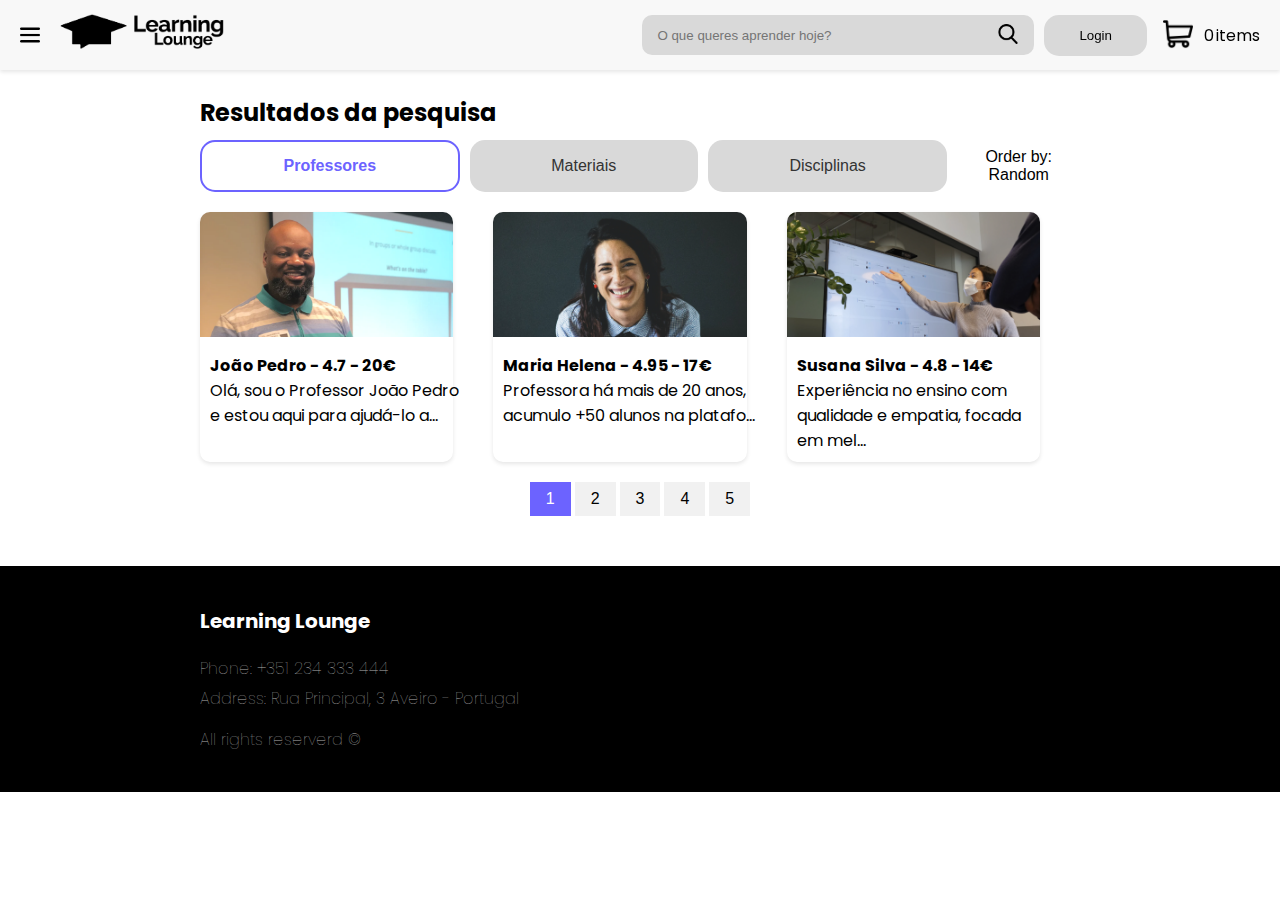
<file: page/searchResults.html>
<!DOCTYPE html>
<html>
<head>
  <link rel="stylesheet" type="text/css" href="../css/style.css">
</head>
<body>
  <nav class="navbar">
    <div class="navbar-toggle" onclick="searchNoIndex('../page/explicador.html')"></div>
    <a class="navbar-brand" href="../index.html"><img src="../images/icons/logo.png" alt=""></a>
    <div class="search-form">
      <input id="searchInput" class="search-bar" type="text" placeholder="O que queres aprender hoje?">
      <button class="search-button" onclick="searchNoIndex('../page/searchResults.html')"><img src="../images/icons/search.png" alt=""></button>
    </div>
    <button class="username-button">Login</button>
    <button class="cart-button" onclick="navigateToNewScreen('../page/cart.html')" style="background-color: #f8f8f8;"><img src="../images/icons/shopping-cart.png" alt=""></button>
    <p id="nItems" style="margin-left: 5px;">0</p>
    <p style="margin-left: 2px;">items</p>
  </nav>

  <div class="content">
    <h2 class="section-title">Resultados da pesquisa</h2>
    <div class="segmented-control">
      <button class="segmented-control-item selected" onclick="toggleSelected(this)">Professores</button>
      <button class="segmented-control-item" onclick="toggleSelected(this)">Materiais</button>
      <button class="segmented-control-item" onclick="toggleSelected(this)">Disciplinas</button>

      <div class="dropdown">
        <button class="dropdown-button" id="dropdown-button">Order by: Random</button>
        <div class="dropdown-content">
          <a href="#" onclick="selectItem('Random')">Random</a>
          <a href="#" onclick="selectItem('Best Reviewed')">Best Reviewed</a>
          <a href="#" onclick="selectItem('Cheapest')">Cheapest</a>
        </div>
      </div>      
    </div>

    <div id="results">
        <div class="item-list" id="searchRes">
        </div>
        </div>
        <div class="pagination">
            <button class="pagination-button active">1</button>
            <button class="pagination-button">2</button>
            <button class="pagination-button">3</button>
            <button class="pagination-button">4</button>
            <button class="pagination-button">5</button>
          </div>
    </div>

      
    <footer>
      <div class="footer-content">
        <div class="footer-section">
          <h3 class="company-name">Learning Lounge</h3>
        </div>
        <div class="footer-section">
          <p class="phone-number">Phone: +351 234 333 444</p>
          <p class="address">Address: Rua Principal, 3 Aveiro - Portugal</p>
          <p>All rights reserverd ©</p>
        </div>
      </div>
    </footer>
  <!-- Your page content goes here -->

    <script src="../js/data.js"></script>
    <script src="../js/script.js"></script>
    <script src="../js/search.js"></script>
</body>
</html>
</file>
<file: css/style.css>
@import url('https://fonts.googleapis.com/css2?family=Poppins:wght@300;400;700;900&display=swap');

::selection {
  background: #6C63FF;
  color: white;
}

body {
  width: 100%;
  height: 100%;
  margin: 0;
  font-family: 'Poppins', sans-serif;
}

footer {
  width: 100%;
  background-color: black;
  color: white;
  padding: 20px 0px;
}

.footer-content {
  margin: 0px 200px 20px;
}

.footer-section {
  flex: 1;
}

.footer-section p {
  font-weight: 100;
  color: #ADADAD;
}

.company-name {
  font-size: 20px;
  font-weight: bold;
}

.phone-number,
.address {
  margin: 5px 0;
}

.about-us {
  display: flex;
  align-items: center;
}

.about-us-image img {
  width: 100%;
  max-width: 400px;
  min-width: 130px;
  width: auto;
}

.about-us-text {
  padding: 0 0 0 40px;
}

.navbar {
  background-color: #f8f8f8;
  position: fixed;
  top: 0;
  left: 0;
  right: 0;
  height: 70px;
  display: flex;
  align-items: center;
  padding: 0 20px;
  box-shadow: 0 2px 4px rgba(0, 0, 0, 0.1);
}

.navbar-toggle {
  width: 20px;
  height: 20px;
  background-image: url(../images/icons/menu.png);
  background-repeat: no-repeat;
  background-position: 0%;
  background-size: cover;
}

.navbar-brand img {
  margin: 0 20px;
  height: 35px;
}

.search-form {
  background-color: #D9D9D9;
  border-radius: 10px;
  margin-left: auto;
  display: flex;
}

.search-bar {
  height: 30px;
  width: 20rem;
  padding: 5px 15px;
  background-color: transparent;
  border: none;
  outline: none;
  color: black;
}

.search-button {
  flex: 1;
  cursor: pointer;
  border: none;
  background-color: transparent;
}

.search-button img {
  width: 20px;
  height: 20px;
  margin-right: 10px;
}


.username-button {
  background-color: #D9D9D9;
  color: black;
  border: none;
  padding: 13px 35px;
  margin-left: 10px;
  border-radius: 15px;
  cursor: pointer;
}

.cart {
  display: flex;
}

.cart-button {
  margin-left: 10px;
  border: none;
  cursor: pointer;
  background-color: transparent;
}

.cart-button img {
  width: 30px;
  background-color: transparent;
}

.content {
  margin: 95px 200px 50px;
}

.section-title {
  font-size: 24px;
  font-weight: bold;
  margin-bottom: 10px;
}

.section-subTitle {
  font-size: 18px;
  font-weight: normal;
  margin-bottom: 10px;
}

.segmented-control {
  display: flex;
  margin-bottom: 20px;
}

.segmented-control-item {
  background-color: #D9D9D9;
  margin-right: 10px;
  border: none;
  border-radius: 15px;
  padding: 10px 5.1rem;
  font-size: 16px;
  color: #333;
  cursor: pointer;
}

.segmented-control-item:last-child {
  border-right: none;
}

.segmented-control-item.selected {
  background-color: transparent;
  color: #6C63FF;
  border: 2px solid #6C63FF;
  font-weight: 700;
}

#item-plus {
  padding: 10px 1.5rem;
}

.item-list {
  display: flex;
  justify-content: flex-start;
}

.item {
  margin-right: 40px;
  width: 330px;
  height: 250px;
  border-radius: 10px;
  background-color: #fff;
  box-shadow: 0 2px 4px rgba(0, 0, 0, 0.1);
  display: flex;
  flex-direction: column;
  align-items: center;
  padding: 0px;
}

.item:hover {
  cursor: pointer;
}

.item2 {
  margin-right: 40px;
  width: 300px;
  border-radius: 10px;
  background-color: #fff;
  box-shadow: 0 2px 4px rgba(0, 0, 0, 0.1);
  display: flex;
  flex-direction: column;
  align-items: center;
  padding: 10px;
}

.item-image {
  width: 100%;
  height: 50%;
  object-fit: cover;
  object-position: top center;
  border-top-left-radius: 10px;
  border-top-right-radius: 10px;
}

.item-text {
  margin-top: 10px;
  text-align: center;
  margin-left: 20px;
  margin-right: 20px;
}

.dropdown {
  position: relative;
  display: inline-block;
}

.dropdown-button {
  background-color: transparent;
  border: none;
  color: #000;
  padding: 8px 16px;
  font-size: 16px;
  cursor: pointer;
}

.dropdown-content {
  display: none;
  position: absolute;
  background-color: #f9f9f9;
  min-width: 160px;
  box-shadow: 0px 8px 16px 0px rgba(0, 0, 0, 0.2);
  z-index: 1;
}

.dropdown-content a {
  color: #000;
  padding: 12px 16px;
  text-decoration: none;
  display: block;
}

.dropdown:hover .dropdown-content {
  display: block;
}

.pagination {
  margin-top: 20px;
  text-align: center;
}

.pagination-button {
  background-color: #f1f1f1;
  border: none;
  color: #000;
  padding: 8px 16px;
  font-size: 16px;
  cursor: pointer;
}

.pagination-button.active {
  background-color: #6C63FF;
  color: white;
}

.hierarchy {
  margin-top: 20px;
  font-size: 14px;
  color: #6C63FF;
}

.title {
  margin-top: 20px;
  font-size: 48px;
}

.subtitle {
  font-size: 20px;
  color: #888;
}

.info-section {
  margin-top: 20px;
  background-color: #fff;
  border-radius: 10px;
  box-shadow: 0 2px 4px rgba(0, 0, 0, 0.1);
  padding: 20px;
}

.info-section .horizontal-divider {
  display: flex;
  align-items: flex-start;
  justify-content: space-between;
}

.info-section .horizontal-divider .info-part {
  flex-basis: calc(33.33% - 10px);
  padding: 10px;
}

.info-section .image-part {
  display: flex;
  justify-content: center;
  align-items: center;
}

.info-section .image-part img {
  max-height: 300px;
  width: auto;
  border-radius: 4px;
}

.details-section {
  margin-top: 20px;
}

.details-title {
  font-size: 20px;
  font-weight: bold;
  margin-bottom: 10px;
}

.details-section .details-text {
  margin-bottom: 10px;
}

.details-section .details-buttons {
  display: flex;
  margin-top: 20px;
}

.details-section .details-buttons .button {
  border: 1px solid #000;
  width: 100px;
  border-radius: 4px;
  background-color: #fff;
  color: #000;
  padding: 6px 10px;
  font-size: 14px;
  cursor: pointer;
}

.details-section .details-buttons .button:last-child {
  background-color: #6C63FF;
  border: none;
  color: #fff;
  margin-left: 10px;
}

.button-preview {
  background-image: url(../images/icons/search.png);
  background-size: cover;
  background-position: center;
  background-repeat: no-repeat;
  width: 40px;
  height: 40px;
  border: 0;
  background-color: white;
}

.button-material {
  background-image: url(../images/icons/shopping-cart-add.png);
  background-size: cover;
  background-position: center;
  background-repeat: no-repeat;
  width: 40px;
  height: 40px;
  border: 0;
  background-color: white;
}

.availability {
  margin-bottom: 20px;
}

.section-title,
.availability-title {
  text-align: left;
}


.availability-title {
  font-size: 18px;
  font-weight: bold;
  margin-bottom: 10px;
}

.availability-buttons {
  display: flex;
  justify-content: center;
  align-items: center;
  flex-wrap: wrap;
}

.availability-button {
  width: 250px;
  height: 30px;
  border-radius: 10px;
  border: 0px;
  margin: 3px;
  font-weight: bold;
  display: flex;
  justify-content: center;
  align-items: center;
}

.yellow {
  background-color: #F7FF98;
}

.red {
  background-color: #FF9D9D;
}

.green {
  background-color: #AFFFD9;
}

.gray {
  background-color: #D9D9D9;
}

.item-list-material {
  display: flex;
  flex-direction: column;
  gap: 20px;
}

.item-material {
  display: flex;
  flex-direction: row;
  align-items: center;
  border: 1px solid black;
  border-radius: 8px;
  padding: 0 30px;
}

.item-cart {
  display: flex;
  flex-direction: row;
  align-items: center;
}

.item-cart img {
  width: 50px;
  height: 50px;
}

.item-title-material {
  font-size: 30px;
  color: #6C63FF;
  width: 400px;
}

.item-details-material {
  flex: 1;
  margin-left: 20px;
  padding: 20px;
}

.item-subtitle-material {
  font-size: 18px;
  font-weight: bold;
}

.item-text-material {
  margin-top: 10px;
}

.item-buttons-material {
  display: flex;
  gap: 10px;
}

.custom-button {
  background-color: #6C63FF;
  color: white;
  border: none;
  margin-top: 10px;
  padding: 10px 20px;
  border-radius: 10px;
  cursor: pointer;
  width: 100%;
  height: 42;
}
</file>
<file: style.css>
@import url('https://fonts.googleapis.com/css2?family=Poppins:wght@300;400;700;900&display=swap');

body {
  margin: 0;
  font-family: 'Poppins', sans-serif;
}

footer {
  background-color: black;
  color: white;
  padding: 20px;
}

.footer-content {
  display: flex;
  justify-content: space-between;
}

.footer-section {
  flex: 1;
}

.company-name {
  font-size: 20px;
  font-weight: bold;
}

.phone-number,
.address {
  margin: 5px 0;
}


.about-us {
  display: flex;
  align-items: center;
}

.about-us-image {
  flex: 0 0 50%;
  /* Adjust the width as needed */
  padding-right: 20px;
  /* Add spacing between image and text */
}

.about-us-image img {
  max-height: 300px;
  /* Set the maximum height to 200px */
  width: auto;
  /* Preserve the image's aspect ratio */
}

.about-us-text {
  flex: 0 0 50%;
  /* Adjust the width as needed */
}

/* Rest of your existing CSS code */


.navbar {
  background-color: #f8f8f8;
  position: fixed;
  top: 0;
  left: 0;
  right: 0;
  height: 70px;
  display: flex;
  align-items: center;
  padding: 0 20px;
  box-shadow: 0 2px 4px rgba(0, 0, 0, 0.1);
}

.navbar button {
  height: 40px;
  /* Adjust the height as needed */
  /* Add any other desired styles for the buttons */
}

.navbar-toggle {
  width: 20px;
  height: 20px;
  background-image: url(./icons/menu.png);
  background-repeat: no-repeat;
  background-position: 0%;
  background-size: cover;
}

.navbar-brand img {
  margin: 0 20px;
  height: 35px;
}

.search-form {
  margin-left: auto;
  display: flex;
}

.search-bar {
  height: 30px;
  padding: 5px;
  border-radius: 10px;
  border: none;
  outline: none;
  color: black;
  background-color: #D9D9D9;
  /*background-image: url(../icons/search.png);*/
  background-size: 15px 15px;
  background-repeat: no-repeat;
  background-position: 10px 12px px;
}

.search-button {
  background-color: #333;
  color: #fff;
  border: none;
  padding: 5px 10px;
  margin-left: 5px;
  border-radius: 15px;
  cursor: pointer;
}

.username-button {
  background-color: #333;
  color: #fff;
  border: none;
  padding: 5px 10px;
  margin-left: 10px;
  border-radius: 15px;
  cursor: pointer;
}

.cart-button {
  background-image: url(./icons/shopping-cart.png);
  background-size: cover;
  border: none;
  padding: 5px 20px;
  margin-left: 10px;
  cursor: pointer;
}

.content {
  margin: 95px 200px 200px;
}

.section-title {
  font-size: 24px;
  font-weight: bold;
  margin-bottom: 10px;
}
.section-subTitle {
  font-size: 18px;
  font-weight: normal;
  margin-bottom: 10px;
}

.segmented-control {
  display: flex;
  margin-bottom: 20px;
}

.segmented-control-item {
  background-color: #f8f8f8;
  border: none;
  border-right: 1px solid #ccc;
  padding: 10px 15px;
  font-size: 16px;
  color: #333;
  cursor: pointer;
}

.segmented-control-item:last-child {
  border-right: none;
}

.segmented-control-item.selected {
  border: 2px solid #000;
}

.item-list {
  display: flex;
  justify-content: space-between;
}

.item {
  width: 310px;
  height: 200px;
  border-radius: 10px;
  background-color: #fff;
  box-shadow: 0 2px 4px rgba(0, 0, 0, 0.1);
  display: flex;
  flex-direction: column;
  align-items: center;
  padding: 0px;
}

.item2 {
  width: 290px;
  height: 100px;
  border-radius: 10px;
  background-color: #fff;
  box-shadow: 0 2px 4px rgba(0, 0, 0, 0.1);
  display: flex;
  flex-direction: column;
  align-items: center;
  padding: 20px;
}

.item-image {
  width: 100%;
  height: 50%;
  object-fit: cover;
  object-position: top center;
  border-top-left-radius: 10px;
  border-top-right-radius: 10px;
}

.item-text {
  margin-top: 10px;
  text-align: center;
  margin-left: 20px;
  margin-right: 20px;
}

.dropdown {
  position: relative;
  display: inline-block;
}

.dropdown-button {
  background-color: transparent;
  border: none;
  color: #000;
  padding: 8px 16px;
  font-size: 16px;
  cursor: pointer;
}

.dropdown-content {
  display: none;
  position: absolute;
  background-color: #f9f9f9;
  min-width: 160px;
  box-shadow: 0px 8px 16px 0px rgba(0, 0, 0, 0.2);
  z-index: 1;
}

.dropdown-content a {
  color: #000;
  padding: 12px 16px;
  text-decoration: none;
  display: block;
}

.dropdown:hover .dropdown-content {
  display: block;
}

.pagination {
  margin-top: 20px;
  text-align: center;
}

.pagination-button {
  background-color: #f1f1f1;
  border: none;
  color: #000;
  padding: 8px 16px;
  font-size: 16px;
  cursor: pointer;
}

.pagination-button.active {
  background-color: #4CAF50;
  color: white;
}

.hierarchy {
  margin-top: 20px;
  font-size: 14px;
  color: #6C63FF;
}

.title {
  margin-top: 20px;
  font-size: 48px;
}

.subtitle {
  font-size: 20px;
  color: #888;
}

.info-section {
  margin-top: 20px;
  background-color: #fff;
  border-radius: 10px;
  box-shadow: 0 2px 4px rgba(0, 0, 0, 0.1);
  padding: 20px;
}

.info-section .horizontal-divider {
  display: flex;
  align-items: flex-start;
  /* Align content to the top left */
  justify-content: space-between;
}

.info-section .horizontal-divider .info-part {
  flex-basis: calc(33.33% - 10px);
  padding: 10px;
}

.info-section .image-part {
  display: flex;
  justify-content: center;
  align-items: center;
}

.info-section .image-part img {
  max-height: 300px;
  width: auto;
  border-radius: 4px;
}

.details-section {
  margin-top: 20px;
}

.details-title {
  font-size: 20px;
  font-weight: bold;
  margin-bottom: 10px;
}

.details-section .details-text {
  margin-bottom: 10px;
}

.details-section .details-buttons {
  display: flex;
  margin-top: 20px;
}

.details-section .details-buttons .button {
  border: 1px solid #000;
  width: 100px;
  border-radius: 4px;
  background-color: #fff;
  color: #000;
  padding: 6px 10px;
  font-size: 14px;
  cursor: pointer;
}

.details-section .details-buttons .button:last-child {
  background-color: #6C63FF;
  border: none;
  color: #fff;
  margin-left: 10px;
}

.availability {
  margin-bottom: 20px;
}

.section-title,
.availability-title {
  text-align: left;
}


.availability-title {
  font-size: 18px;
  font-weight: bold;
  margin-bottom: 10px;
}

.availability-buttons {
  display: flex;
  justify-content: center;
  align-items: center;
  flex-wrap: wrap;
}

.availability-button {
  width: 250px;
  height: 30px;
  border-radius: 10px;
  margin: 3px;
  font-weight: bold;
  display: flex;
  justify-content: center;
  align-items: center;
}

.yellow {
  background-color: yellow;
}

.red {
  background-color: red;
}

.green {
  background-color: green;
}

.gray {
  background-color: gray;
}

.item-list-material {
  display: flex;
  flex-direction: column;
  gap: 20px;
}

.item-material {
  display: flex;
  flex-direction: row;
  align-items: center;
  border: 1px solid black;
  border-radius: 8px;
  padding: 16px;
}

.item-cart {
  display: flex;
  flex-direction: row;
  align-items: center;
}

.item-title-material {
  font-size: 30px;
  color: #6C63FF;
  width: 400px;
}

.item-details-material {
  flex: 1;
  margin-left: 20px;
}

.item-subtitle-material {
  font-size: 18px;
  font-weight: bold;
}

.item-text-material {
  margin-top: 10px;
}

.item-buttons-material {
  display: flex;
  gap: 10px;
}

.custom-button {
  background-color: #6C63FF;
  color: white;
  border: none;
  margin-top: 10px;
  padding: 10px 20px;
  border-radius: 10px;
  cursor: pointer;
  width: 100%;
  height: 42;
}
</file>
<file: css/cart.css>
.payment-section {
    display: flex;
    align-items: center;
}

.payment-collumn {
    width: 100%;
    max-width: 400px;
    min-width: 130px;
    width: auto;
}

.about-us-text {
    padding: 0 0 0 40px;
}
</file>
